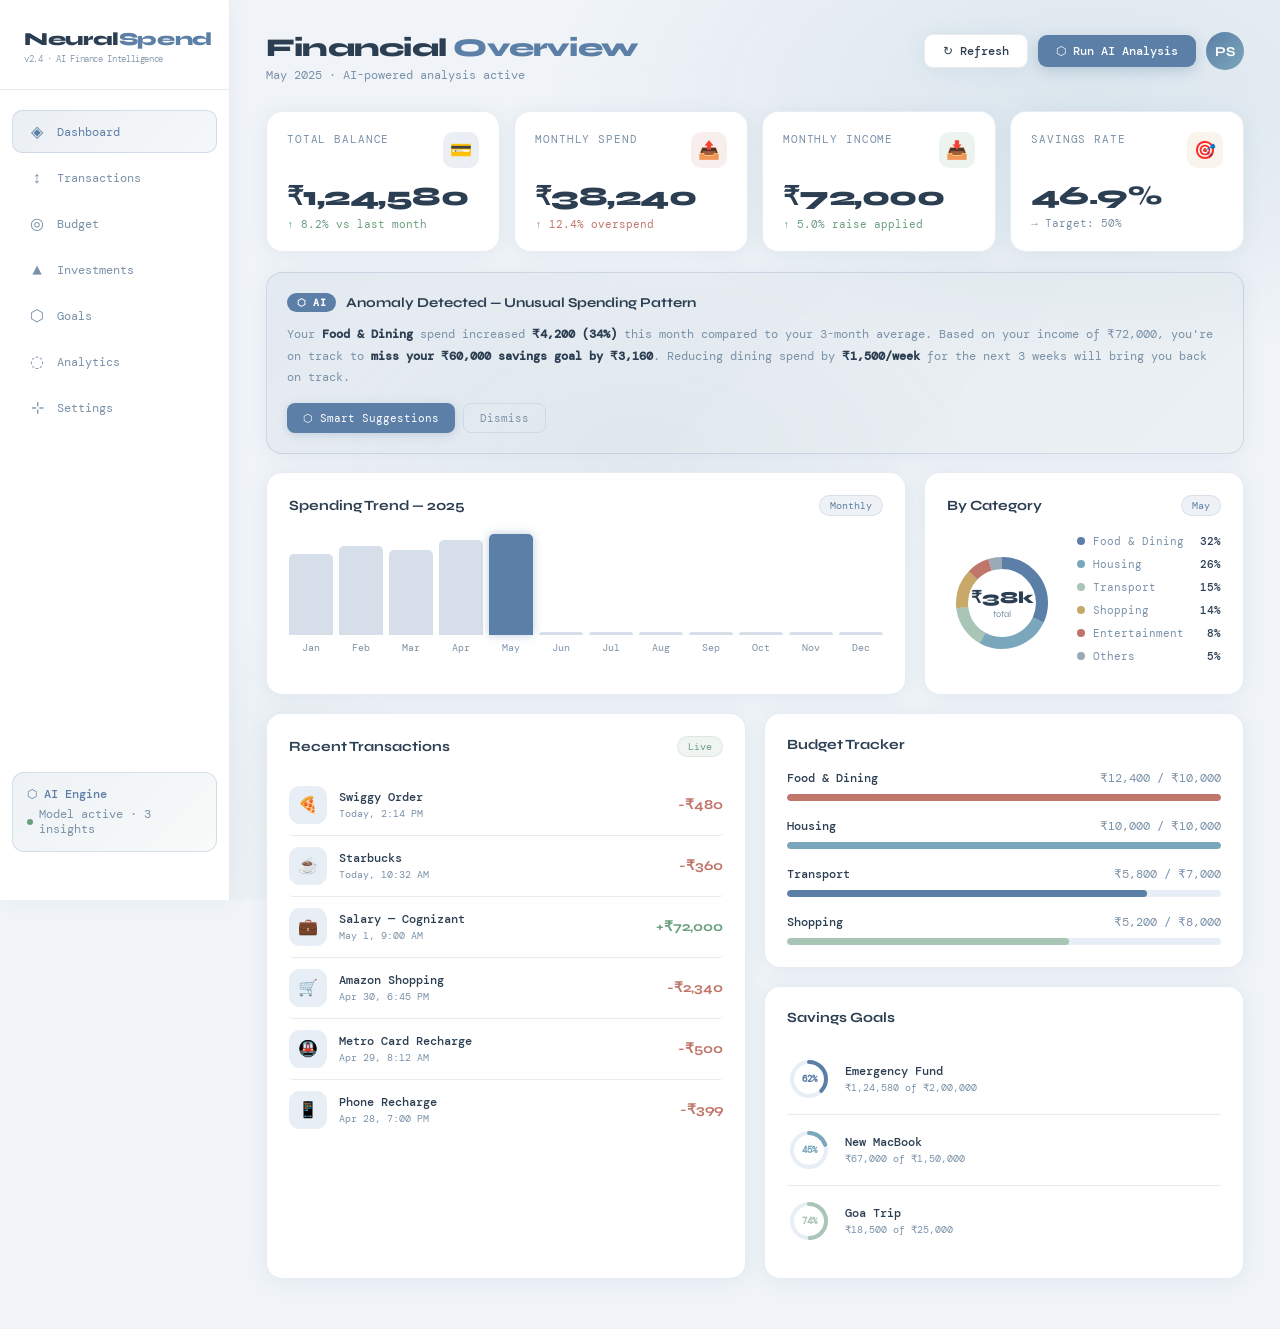
<file: index.html>
<!DOCTYPE html>
<html lang="en">
<head>
<meta charset="UTF-8">
<meta name="viewport" content="width=device-width, initial-scale=1.0">
<title>NeuralSpend — AI Finance Intelligence</title>
<link href="https://fonts.googleapis.com/css2?family=Syne:wght@400;600;700;800&family=DM+Mono:wght@300;400;500&display=swap" rel="stylesheet">
<style>
/* ── CSS Variables — Soothing Palette ── */
:root {
  --bg: #f0f4f8;
  --surface: #ffffff;
  --surface2: #e8eef5;
  --surface3: #dde6f0;
  --border: rgba(100,130,170,0.15);
  --accent: #5b7fa6;
  --accent2: #7ba7bc;
  --accent3: #a8c5b5;
  --red: #c0756a;
  --green: #6a9f7e;
  --amber: #c8a96a;
  --text: #2c3e52;
  --muted: #7a91a8;
  --glow: rgba(91,127,166,0.12);
  --shadow: 0 2px 20px rgba(91,127,166,0.1);
  --shadow-lg: 0 8px 40px rgba(91,127,166,0.15);
}

* { margin:0; padding:0; box-sizing:border-box; }

body {
  background: var(--bg);
  color: var(--text);
  font-family: 'DM Mono', monospace;
  min-height: 100vh;
  overflow-x: hidden;
}

body::before {
  content:'';
  position:fixed; inset:0; z-index:0;
  background:
    radial-gradient(ellipse 70% 50% at 85% 10%, rgba(123,167,188,0.18) 0%, transparent 60%),
    radial-gradient(ellipse 50% 40% at 5% 90%, rgba(168,197,181,0.15) 0%, transparent 60%),
    radial-gradient(ellipse 40% 30% at 50% 50%, rgba(91,127,166,0.05) 0%, transparent 70%);
  pointer-events:none;
}

::-webkit-scrollbar { width:4px; }
::-webkit-scrollbar-track { background:var(--bg); }
::-webkit-scrollbar-thumb { background:var(--accent2); border-radius:2px; }

/* ── Layout ── */
.app { display:grid; grid-template-columns:230px 1fr; min-height:100vh; position:relative; z-index:1; }

/* ── Sidebar ── */
.sidebar {
  background: var(--surface);
  border-right: 1px solid var(--border);
  padding: 28px 0;
  display:flex; flex-direction:column;
  position: sticky; top:0; height:100vh;
  box-shadow: 2px 0 20px rgba(91,127,166,0.06);
}

.logo {
  padding: 0 24px 24px;
  border-bottom: 1px solid var(--border);
  font-family:'Syne',sans-serif;
  font-weight:800; font-size:1.15rem;
  letter-spacing:-0.02em;
  color: var(--text);
}
.logo span { color:var(--accent); }
.logo sub { font-size:0.55rem; color:var(--muted); display:block; font-family:'DM Mono',monospace; font-weight:300; margin-top:3px; }

.nav { padding:20px 12px; flex:1; }
.nav-item {
  display:flex; align-items:center; gap:10px;
  padding:10px 14px; border-radius:10px;
  cursor:pointer; font-size:0.78rem; color:var(--muted);
  transition:all 0.2s; margin-bottom:3px;
  border: 1px solid transparent;
  user-select:none;
}
.nav-item:hover { background:var(--surface2); color:var(--text); transform:translateX(2px); }
.nav-item.active { background:linear-gradient(135deg, rgba(91,127,166,0.12), rgba(123,167,188,0.08)); color:var(--accent); border-color:rgba(91,127,166,0.2); }
.nav-icon { font-size:1rem; width:20px; text-align:center; }

.ai-badge {
  margin: 0 12px 20px;
  background: linear-gradient(135deg, rgba(91,127,166,0.1), rgba(168,197,181,0.08));
  border: 1px solid rgba(91,127,166,0.2);
  border-radius:12px; padding:14px;
  font-size:0.72rem;
}
.ai-badge .label { color:var(--accent); font-weight:500; margin-bottom:5px; }
.ai-badge .status { color:var(--muted); display:flex; align-items:center; gap:6px; }
.pulse { width:6px; height:6px; border-radius:50%; background:var(--green); animation:pulse 2s infinite; flex-shrink:0; }
@keyframes pulse { 0%,100%{opacity:1;transform:scale(1)} 50%{opacity:0.5;transform:scale(1.3)} }

/* ── Tab Content ── */
.tab-content { display:none; }
.tab-content.active { display:block; }

/* ── Main ── */
.main { padding:32px 36px; overflow-y:auto; }

/* ── Header ── */
.topbar { display:flex; justify-content:space-between; align-items:flex-start; margin-bottom:28px; }
.page-title { font-family:'Syne',sans-serif; font-size:1.6rem; font-weight:800; letter-spacing:-0.03em; color:var(--text); }
.page-title span { color:var(--accent); }
.page-sub { color:var(--muted); font-size:0.75rem; margin-top:4px; }
.topbar-right { display:flex; gap:10px; align-items:center; }

.avatar {
  width:38px; height:38px; border-radius:50%;
  background: linear-gradient(135deg, var(--accent), var(--accent2));
  display:flex; align-items:center; justify-content:center;
  font-family:'Syne',sans-serif; font-weight:700; font-size:0.85rem; color:#fff;
  cursor:pointer;
}

.btn {
  padding:8px 18px; border-radius:9px; font-size:0.75rem;
  cursor:pointer; font-family:'DM Mono',monospace; font-weight:500;
  border:none; transition:all 0.2s;
}
.btn-ghost {
  background:var(--surface); color:var(--text);
  border:1px solid var(--border);
  box-shadow: var(--shadow);
}
.btn-ghost:hover { border-color:var(--accent); color:var(--accent); transform:translateY(-1px); }
.btn-primary { background:var(--accent); color:#fff; box-shadow:0 4px 14px rgba(91,127,166,0.3); }
.btn-primary:hover { background:#4a6d93; transform:translateY(-1px); box-shadow:0 6px 20px rgba(91,127,166,0.4); }
.btn-sm { padding:5px 12px; font-size:0.68rem; }

/* ── KPI Cards ── */
.kpi-grid { display:grid; grid-template-columns:repeat(4,1fr); gap:14px; margin-bottom:20px; }
.kpi {
  background:var(--surface); border:1px solid var(--border);
  border-radius:16px; padding:20px;
  transition:all 0.3s; cursor:default;
  animation: fadeUp 0.5s both;
  box-shadow: var(--shadow);
}
.kpi:nth-child(1){animation-delay:0.05s}
.kpi:nth-child(2){animation-delay:0.1s}
.kpi:nth-child(3){animation-delay:0.15s}
.kpi:nth-child(4){animation-delay:0.2s}
@keyframes fadeUp { from{opacity:0;transform:translateY(16px)} to{opacity:1;transform:translateY(0)} }
.kpi:hover { border-color:rgba(91,127,166,0.25); transform:translateY(-3px); box-shadow:var(--shadow-lg); }
.kpi-top { display:flex; justify-content:space-between; align-items:flex-start; margin-bottom:12px; }
.kpi-label { font-size:0.68rem; color:var(--muted); text-transform:uppercase; letter-spacing:0.08em; }
.kpi-icon { width:36px; height:36px; border-radius:10px; display:flex; align-items:center; justify-content:center; font-size:1.1rem; }
.kpi-icon.blue { background:rgba(91,127,166,0.12); }
.kpi-icon.red { background:rgba(192,117,106,0.12); }
.kpi-icon.green { background:rgba(106,159,126,0.12); }
.kpi-icon.amber { background:rgba(200,169,106,0.12); }
.kpi-value { font-family:'Syne',sans-serif; font-size:1.65rem; font-weight:800; letter-spacing:-0.02em; }
.kpi-delta { font-size:0.68rem; margin-top:5px; display:flex; align-items:center; gap:4px; }
.up { color:var(--green); }
.down { color:var(--red); }
.neutral { color:var(--muted); }

/* ── Grid ── */
.grid-2 { display:grid; grid-template-columns:1fr 1fr; gap:18px; margin-bottom:18px; }
.grid-3 { display:grid; grid-template-columns:2fr 1fr; gap:18px; margin-bottom:18px; }

/* ── Cards ── */
.card {
  background:var(--surface); border:1px solid var(--border);
  border-radius:16px; padding:22px;
  animation: fadeUp 0.5s both;
  box-shadow: var(--shadow);
  transition: box-shadow 0.3s;
}
.card:hover { box-shadow: var(--shadow-lg); }
.card-title {
  font-family:'Syne',sans-serif; font-size:0.88rem; font-weight:700;
  margin-bottom:18px; display:flex; justify-content:space-between; align-items:center;
  color: var(--text);
}
.tag {
  font-family:'DM Mono',monospace; font-size:0.65rem; font-weight:400;
  padding:3px 10px; border-radius:20px;
  background:rgba(91,127,166,0.1); color:var(--accent); border:1px solid rgba(91,127,166,0.15);
}
.tag.green { background:rgba(106,159,126,0.1); color:var(--green); border-color:rgba(106,159,126,0.15); }
.tag.amber { background:rgba(200,169,106,0.1); color:var(--amber); border-color:rgba(200,169,106,0.15); }

/* ── Bar Chart ── */
.chart-bars { display:flex; align-items:flex-end; gap:6px; height:120px; }
.bar-wrap { flex:1; display:flex; flex-direction:column; align-items:center; gap:6px; height:100%; justify-content:flex-end; }
.bar {
  width:100%; border-radius:5px 5px 0 0;
  transition: height 1s cubic-bezier(0.34,1.56,0.64,1);
  position:relative; cursor:pointer;
  min-height: 3px;
}
.bar:hover { filter:brightness(1.1); }
.bar:hover::after {
  content:attr(data-val);
  position:absolute; top:-28px; left:50%; transform:translateX(-50%);
  background:var(--text); color:#fff;
  padding:3px 8px; border-radius:5px; font-size:0.62rem; white-space:nowrap;
  font-family:'DM Mono',monospace;
}
.bar-label { font-size:0.6rem; color:var(--muted); }

/* ── Donut ── */
.donut-wrap { display:flex; align-items:center; gap:20px; }
.donut { position:relative; width:110px; height:110px; flex-shrink:0; }
.donut svg { transform:rotate(-90deg); }
.donut-center {
  position:absolute; inset:0; display:flex; flex-direction:column; align-items:center; justify-content:center;
  font-family:'Syne',sans-serif;
}
.donut-center .dv { font-size:1.05rem; font-weight:800; color:var(--text); }
.donut-center .dl { font-size:0.58rem; color:var(--muted); }
.donut-legend { flex:1; }
.legend-item { display:flex; align-items:center; gap:8px; margin-bottom:9px; font-size:0.7rem; cursor:pointer; transition:opacity 0.2s; }
.legend-item:hover { opacity:0.8; }
.legend-dot { width:8px; height:8px; border-radius:50%; flex-shrink:0; }
.legend-label { color:var(--muted); flex:1; }
.legend-val { color:var(--text); font-weight:500; }

/* ── Transactions ── */
.txn { display:flex; align-items:center; gap:12px; padding:11px 0; border-bottom:1px solid var(--border); cursor:pointer; transition:all 0.2s; border-radius:4px; }
.txn:last-child { border-bottom:none; }
.txn:hover { background:var(--surface2); padding-left:8px; padding-right:8px; margin:0 -8px; border-radius:10px; border-bottom-color:transparent; }
.txn-icon { width:38px; height:38px; border-radius:11px; display:flex; align-items:center; justify-content:center; font-size:1rem; flex-shrink:0; background:var(--surface2); }
.txn-info { flex:1; }
.txn-name { font-size:0.78rem; font-weight:500; color:var(--text); }
.txn-date { font-size:0.63rem; color:var(--muted); margin-top:2px; }
.txn-amount { font-family:'Syne',sans-serif; font-size:0.85rem; font-weight:700; }

/* ── AI Insight ── */
.ai-insight {
  background: linear-gradient(135deg, rgba(91,127,166,0.08), rgba(168,197,181,0.06));
  border: 1px solid rgba(91,127,166,0.2);
  border-radius:16px; padding:20px; margin-bottom:18px;
  animation: fadeUp 0.5s 0.3s both;
  box-shadow: var(--shadow);
}
.ai-header { display:flex; align-items:center; gap:10px; margin-bottom:12px; }
.ai-chip { background:var(--accent); color:#fff; font-size:0.63rem; padding:3px 10px; border-radius:20px; font-weight:600; letter-spacing:0.05em; }
.ai-title { font-family:'Syne',sans-serif; font-size:0.85rem; font-weight:700; color:var(--text); }
.ai-text { font-size:0.75rem; color:var(--muted); line-height:1.8; }
.ai-text strong { color:var(--text); }
.ai-actions { display:flex; gap:8px; margin-top:14px; flex-wrap:wrap; }
.ai-btn {
  padding:7px 16px; border-radius:8px; font-size:0.7rem; cursor:pointer;
  font-family:'DM Mono',monospace; transition:all 0.2s; border:none;
}
.ai-btn-p { background:var(--accent); color:#fff; box-shadow:0 2px 10px rgba(91,127,166,0.25); }
.ai-btn-p:hover { background:#4a6d93; transform:translateY(-1px); }
.ai-btn-s { background:transparent; color:var(--muted); border:1px solid var(--border); }
.ai-btn-s:hover { color:var(--text); border-color:var(--accent); }

/* ── Budget ── */
.budget-item { margin-bottom:18px; }
.budget-item:last-child { margin-bottom:0; }
.budget-header { display:flex; justify-content:space-between; font-size:0.72rem; margin-bottom:8px; }
.budget-cat { color:var(--text); font-weight:500; }
.budget-nums { color:var(--muted); }
.budget-track { height:7px; background:var(--surface2); border-radius:4px; overflow:hidden; }
.budget-fill { height:100%; border-radius:4px; transition:width 1.2s cubic-bezier(0.34,1.56,0.64,1); }

/* ── Goals ── */
.goal { display:flex; align-items:center; gap:14px; padding:13px 0; border-bottom:1px solid var(--border); cursor:pointer; transition:all 0.2s; }
.goal:last-child { border-bottom:none; }
.goal:hover { opacity:0.85; }
.goal-ring { position:relative; width:44px; height:44px; flex-shrink:0; }
.goal-ring svg { transform:rotate(-90deg); }
.goal-pct { position:absolute; inset:0; display:flex; align-items:center; justify-content:center; font-size:0.58rem; font-weight:600; }
.goal-info { flex:1; }
.goal-name { font-size:0.75rem; font-weight:500; color:var(--text); }
.goal-sub { font-size:0.63rem; color:var(--muted); margin-top:2px; }

/* ── Transactions Tab ── */
.txn-filters { display:flex; gap:8px; margin-bottom:18px; flex-wrap:wrap; }
.filter-btn { padding:6px 14px; border-radius:20px; font-size:0.7rem; cursor:pointer; border:1px solid var(--border); background:var(--surface); color:var(--muted); font-family:'DM Mono',monospace; transition:all 0.2s; }
.filter-btn:hover { border-color:var(--accent); color:var(--accent); }
.filter-btn.active { background:var(--accent); color:#fff; border-color:var(--accent); }
.txn-full { display:flex; align-items:center; gap:12px; padding:13px 14px; border-radius:12px; cursor:pointer; transition:all 0.2s; border:1px solid transparent; margin-bottom:6px; }
.txn-full:hover { background:var(--surface2); border-color:var(--border); }
.txn-full .txn-icon { background:var(--surface2); }

/* ── Budget Tab ── */
.budget-summary { display:grid; grid-template-columns:repeat(3,1fr); gap:12px; margin-bottom:20px; }
.bsum-card { background:var(--surface2); border-radius:12px; padding:16px; text-align:center; }
.bsum-val { font-family:'Syne',sans-serif; font-size:1.3rem; font-weight:800; }
.bsum-label { font-size:0.65rem; color:var(--muted); margin-top:4px; }
.budget-full-item { background:var(--surface2); border-radius:12px; padding:16px; margin-bottom:12px; }

/* ── Settings Tab ── */
.settings-section { margin-bottom:28px; }
.settings-title { font-family:'Syne',sans-serif; font-size:0.85rem; font-weight:700; margin-bottom:14px; color:var(--text); padding-bottom:8px; border-bottom:1px solid var(--border); }
.settings-row { display:flex; justify-content:space-between; align-items:center; padding:12px 0; border-bottom:1px solid var(--border); }
.settings-row:last-child { border-bottom:none; }
.settings-label { font-size:0.78rem; color:var(--text); }
.settings-sub { font-size:0.65rem; color:var(--muted); margin-top:2px; }
.toggle { width:40px; height:22px; background:var(--surface3); border-radius:11px; cursor:pointer; position:relative; transition:background 0.3s; border:none; flex-shrink:0; }
.toggle.on { background:var(--accent); }
.toggle::after { content:''; position:absolute; top:3px; left:3px; width:16px; height:16px; border-radius:50%; background:#fff; transition:transform 0.3s; box-shadow:0 1px 4px rgba(0,0,0,0.2); }
.toggle.on::after { transform:translateX(18px); }

/* ── Analytics Tab ── */
.analytics-grid { display:grid; grid-template-columns:1fr 1fr; gap:16px; }
.stat-card { background:var(--surface2); border-radius:12px; padding:18px; }
.stat-title { font-size:0.7rem; color:var(--muted); margin-bottom:8px; text-transform:uppercase; letter-spacing:0.07em; }
.stat-val { font-family:'Syne',sans-serif; font-size:1.4rem; font-weight:800; color:var(--text); }
.stat-sub { font-size:0.68rem; color:var(--muted); margin-top:4px; }

/* ── Investments Tab ── */
.inv-item { display:flex; align-items:center; gap:14px; padding:14px; border-radius:12px; background:var(--surface2); margin-bottom:10px; cursor:pointer; transition:all 0.2s; }
.inv-item:hover { background:var(--surface3); transform:translateX(3px); }
.inv-icon { width:42px; height:42px; border-radius:12px; display:flex; align-items:center; justify-content:center; font-size:1.2rem; background:var(--surface); }
.inv-info { flex:1; }
.inv-name { font-size:0.8rem; font-weight:500; color:var(--text); }
.inv-sub { font-size:0.65rem; color:var(--muted); margin-top:2px; }
.inv-right { text-align:right; }
.inv-val { font-family:'Syne',sans-serif; font-size:0.9rem; font-weight:700; color:var(--text); }
.inv-change { font-size:0.65rem; margin-top:2px; }

/* ── Modal ── */
.modal-overlay { position:fixed; inset:0; background:rgba(44,62,82,0.4); z-index:100; display:flex; align-items:center; justify-content:center; opacity:0; pointer-events:none; transition:opacity 0.3s; backdrop-filter:blur(4px); }
.modal-overlay.open { opacity:1; pointer-events:all; }
.modal { background:var(--surface); border-radius:18px; padding:28px; max-width:420px; width:90%; box-shadow:var(--shadow-lg); transform:translateY(20px); transition:transform 0.3s; border:1px solid var(--border); }
.modal-overlay.open .modal { transform:translateY(0); }
.modal-title { font-family:'Syne',sans-serif; font-size:1rem; font-weight:800; margin-bottom:16px; color:var(--text); }
.modal-body { font-size:0.77rem; color:var(--muted); line-height:1.8; }
.modal-body strong { color:var(--text); }
.modal-close { margin-top:18px; width:100%; padding:10px; border-radius:9px; background:var(--accent); color:#fff; border:none; font-family:'DM Mono',monospace; font-size:0.75rem; cursor:pointer; transition:all 0.2s; }
.modal-close:hover { background:#4a6d93; }

/* ── Responsive ── */
@media(max-width:900px) {
  .app { grid-template-columns:1fr; }
  .sidebar { display:none; }
  .kpi-grid { grid-template-columns:repeat(2,1fr); }
  .grid-2, .grid-3 { grid-template-columns:1fr; }
  .analytics-grid { grid-template-columns:1fr; }
  .budget-summary { grid-template-columns:1fr 1fr; }
}
</style>
</head>
<body>
<div class="app">

  <!-- Sidebar -->
  <aside class="sidebar">
    <div class="logo">
      Neural<span>Spend</span>
      <sub>v2.4 · AI Finance Intelligence</sub>
    </div>
    <nav class="nav">
      <div class="nav-item active" onclick="showTab('dashboard',this)"><span class="nav-icon">◈</span> Dashboard</div>
      <div class="nav-item" onclick="showTab('transactions',this)"><span class="nav-icon">↕</span> Transactions</div>
      <div class="nav-item" onclick="showTab('budget',this)"><span class="nav-icon">◎</span> Budget</div>
      <div class="nav-item" onclick="showTab('investments',this)"><span class="nav-icon">▲</span> Investments</div>
      <div class="nav-item" onclick="showTab('goals',this)"><span class="nav-icon">⬡</span> Goals</div>
      <div class="nav-item" onclick="showTab('analytics',this)"><span class="nav-icon">◌</span> Analytics</div>
      <div class="nav-item" onclick="showTab('settings',this)"><span class="nav-icon">⊹</span> Settings</div>
    </nav>
    <div class="ai-badge">
      <div class="label">⬡ AI Engine</div>
      <div class="status"><div class="pulse"></div>Model active · 3 insights</div>
    </div>
  </aside>

  <!-- Main -->
  <main class="main">

    <!-- ── DASHBOARD TAB ── -->
    <div class="tab-content active" id="tab-dashboard">
      <div class="topbar">
        <div>
          <div class="page-title">Financial <span>Overview</span></div>
          <div class="page-sub">May 2025 · AI-powered analysis active</div>
        </div>
        <div class="topbar-right">
          <button class="btn btn-ghost" onclick="refreshData(this)">↻ Refresh</button>
          <button class="btn btn-primary" onclick="runAI()">⬡ Run AI Analysis</button>
          <div class="avatar" title="Prisha Bhatia">PS</div>
        </div>
      </div>

      <div class="kpi-grid">
        <div class="kpi">
          <div class="kpi-top">
            <div class="kpi-label">Total Balance</div>
            <div class="kpi-icon blue">💳</div>
          </div>
          <div class="kpi-value" id="kv1">₹1,24,580</div>
          <div class="kpi-delta up">↑ 8.2% vs last month</div>
        </div>
        <div class="kpi">
          <div class="kpi-top">
            <div class="kpi-label">Monthly Spend</div>
            <div class="kpi-icon red">📤</div>
          </div>
          <div class="kpi-value" id="kv2">₹38,240</div>
          <div class="kpi-delta down">↑ 12.4% overspend</div>
        </div>
        <div class="kpi">
          <div class="kpi-top">
            <div class="kpi-label">Monthly Income</div>
            <div class="kpi-icon green">📥</div>
          </div>
          <div class="kpi-value" id="kv3">₹72,000</div>
          <div class="kpi-delta up">↑ 5.0% raise applied</div>
        </div>
        <div class="kpi">
          <div class="kpi-top">
            <div class="kpi-label">Savings Rate</div>
            <div class="kpi-icon amber">🎯</div>
          </div>
          <div class="kpi-value" id="kv4">46.9%</div>
          <div class="kpi-delta neutral">→ Target: 50%</div>
        </div>
      </div>

      <div class="ai-insight">
        <div class="ai-header">
          <span class="ai-chip">⬡ AI</span>
          <span class="ai-title">Anomaly Detected — Unusual Spending Pattern</span>
        </div>
        <div class="ai-text" id="ai-msg">
          Your <strong>Food &amp; Dining</strong> spend increased <strong>₹4,200 (34%)</strong> this month compared to your 3-month average.
          Based on your income of ₹72,000, you're on track to <strong>miss your ₹60,000 savings goal by ₹3,160</strong>.
          Reducing dining spend by <strong>₹1,500/week</strong> for the next 3 weeks will bring you back on track.
        </div>
        <div class="ai-actions">
          <button class="ai-btn ai-btn-p" onclick="smartSuggest(this)">⬡ Smart Suggestions</button>
          <button class="ai-btn ai-btn-s" onclick="dismissAI(this)">Dismiss</button>
        </div>
      </div>

      <div class="grid-3">
        <div class="card" style="animation-delay:0.25s">
          <div class="card-title">Spending Trend — 2025 <span class="tag">Monthly</span></div>
          <div class="chart-bars" id="trend-chart"></div>
        </div>
        <div class="card" style="animation-delay:0.3s">
          <div class="card-title">By Category <span class="tag">May</span></div>
          <div class="donut-wrap">
            <div class="donut">
              <svg width="110" height="110" viewBox="0 0 110 110">
                <circle cx="55" cy="55" r="40" fill="none" stroke="var(--surface2)" stroke-width="12"/>
                <g id="donut-segs"></g>
              </svg>
              <div class="donut-center">
                <div class="dv">₹38k</div>
                <div class="dl">total</div>
              </div>
            </div>
            <div class="donut-legend" id="donut-legend"></div>
          </div>
        </div>
      </div>

      <div class="grid-2">
        <div class="card" style="animation-delay:0.35s">
          <div class="card-title">Recent Transactions <span class="tag green">Live</span></div>
          <div id="txn-list"></div>
        </div>
        <div>
          <div class="card" style="margin-bottom:18px; animation-delay:0.4s">
            <div class="card-title">Budget Tracker</div>
            <div id="budget-list"></div>
          </div>
          <div class="card" style="animation-delay:0.45s">
            <div class="card-title">Savings Goals</div>
            <div id="goals-list"></div>
          </div>
        </div>
      </div>
    </div>

    <!-- ── TRANSACTIONS TAB ── -->
    <div class="tab-content" id="tab-transactions">
      <div class="topbar">
        <div>
          <div class="page-title">All <span>Transactions</span></div>
          <div class="page-sub">May 2025 · 6 transactions</div>
        </div>
        <div class="topbar-right">
          <button class="btn btn-ghost btn-sm">↓ Export</button>
          <button class="btn btn-primary btn-sm">+ Add New</button>
        </div>
      </div>
      <div class="card">
        <div class="txn-filters">
          <button class="filter-btn active" onclick="filterTxn('all',this)">All</button>
          <button class="filter-btn" onclick="filterTxn('income',this)">Income</button>
          <button class="filter-btn" onclick="filterTxn('expense',this)">Expenses</button>
          <button class="filter-btn" onclick="filterTxn('food',this)">Food</button>
          <button class="filter-btn" onclick="filterTxn('shopping',this)">Shopping</button>
        </div>
        <div id="txn-full-list"></div>
      </div>
    </div>

    <!-- ── BUDGET TAB ── -->
    <div class="tab-content" id="tab-budget">
      <div class="topbar">
        <div>
          <div class="page-title">Budget <span>Tracker</span></div>
          <div class="page-sub">May 2025 · Monthly limits</div>
        </div>
        <div class="topbar-right">
          <button class="btn btn-primary btn-sm">+ Set Budget</button>
        </div>
      </div>
      <div class="budget-summary">
        <div class="bsum-card">
          <div class="bsum-val" style="color:var(--red)">₹38,240</div>
          <div class="bsum-label">Total Spent</div>
        </div>
        <div class="bsum-card">
          <div class="bsum-val" style="color:var(--text)">₹35,000</div>
          <div class="bsum-label">Total Budget</div>
        </div>
        <div class="bsum-card">
          <div class="bsum-val" style="color:var(--amber)">-₹3,240</div>
          <div class="bsum-label">Over Budget</div>
        </div>
      </div>
      <div id="budget-full-list"></div>
    </div>

    <!-- ── INVESTMENTS TAB ── -->
    <div class="tab-content" id="tab-investments">
      <div class="topbar">
        <div>
          <div class="page-title"><span>Investments</span></div>
          <div class="page-sub">Portfolio · Updated today</div>
        </div>
        <div class="topbar-right">
          <button class="btn btn-primary btn-sm">+ Add Investment</button>
        </div>
      </div>
      <div class="grid-2" style="margin-bottom:18px">
        <div class="card">
          <div class="kpi-label" style="margin-bottom:8px">Total Portfolio Value</div>
          <div class="kpi-value" style="font-family:'Syne',sans-serif;font-size:2rem;font-weight:800">₹2,84,500</div>
          <div class="kpi-delta up" style="margin-top:6px">↑ 14.2% all time</div>
        </div>
        <div class="card">
          <div class="kpi-label" style="margin-bottom:8px">Monthly Returns</div>
          <div class="kpi-value" style="font-family:'Syne',sans-serif;font-size:2rem;font-weight:800;color:var(--green)">+₹3,420</div>
          <div class="kpi-delta up" style="margin-top:6px">↑ 1.2% this month</div>
        </div>
      </div>
      <div class="card">
        <div class="card-title">Holdings <span class="tag">4 assets</span></div>
        <div id="inv-list"></div>
      </div>
    </div>

    <!-- ── GOALS TAB ── -->
    <div class="tab-content" id="tab-goals">
      <div class="topbar">
        <div>
          <div class="page-title">Savings <span>Goals</span></div>
          <div class="page-sub">3 active goals</div>
        </div>
        <div class="topbar-right">
          <button class="btn btn-primary btn-sm">+ New Goal</button>
        </div>
      </div>
      <div class="grid-2">
        <div id="goals-full-list"></div>
        <div class="card">
          <div class="card-title">AI Goal Insights</div>
          <div style="font-size:0.75rem;color:var(--muted);line-height:1.9">
            <p style="margin-bottom:12px">🎯 At your current savings rate of <strong style="color:var(--text)">46.9%</strong>, your Emergency Fund will be complete in <strong style="color:var(--accent)">4.1 months</strong>.</p>
            <p style="margin-bottom:12px">💻 MacBook goal needs <strong style="color:var(--text)">₹83,000</strong> more. Contributing <strong style="color:var(--accent)">₹10,000/month</strong> gets you there in 8.3 months.</p>
            <p>🏖️ Goa Trip is <strong style="color:var(--green)">74% complete</strong>! Just <strong style="color:var(--text)">₹6,500</strong> more needed — you're almost there!</p>
          </div>
        </div>
      </div>
    </div>

    <!-- ── ANALYTICS TAB ── -->
    <div class="tab-content" id="tab-analytics">
      <div class="topbar">
        <div>
          <div class="page-title">Spend <span>Analytics</span></div>
          <div class="page-sub">2025 · Year overview</div>
        </div>
      </div>
      <div class="analytics-grid" style="margin-bottom:18px">
        <div class="stat-card">
          <div class="stat-title">Avg Monthly Spend</div>
          <div class="stat-val">₹32,148</div>
          <div class="stat-sub up">↑ 8% vs last year</div>
        </div>
        <div class="stat-card">
          <div class="stat-title">Highest Spend Month</div>
          <div class="stat-val">May</div>
          <div class="stat-sub" style="color:var(--muted)">₹38,240 total</div>
        </div>
        <div class="stat-card">
          <div class="stat-title">Total Saved (2025)</div>
          <div class="stat-val" style="color:var(--green)">₹1,24,580</div>
          <div class="stat-sub up">↑ On track for goal</div>
        </div>
        <div class="stat-card">
          <div class="stat-title">Top Spend Category</div>
          <div class="stat-val">Food</div>
          <div class="stat-sub" style="color:var(--muted)">32% of monthly spend</div>
        </div>
      </div>
      <div class="card">
        <div class="card-title">Yearly Spending Trend <span class="tag">2025</span></div>
        <div class="chart-bars" id="analytics-chart" style="height:150px"></div>
      </div>
    </div>

    <!-- ── SETTINGS TAB ── -->
    <div class="tab-content" id="tab-settings">
      <div class="topbar">
        <div>
          <div class="page-title">App <span>Settings</span></div>
          <div class="page-sub">Preferences &amp; account</div>
        </div>
      </div>
      <div class="card">
        <div class="settings-section">
          <div class="settings-title">Notifications</div>
          <div class="settings-row">
            <div>
              <div class="settings-label">AI Spending Alerts</div>
              <div class="settings-sub">Get notified when AI detects anomalies</div>
            </div>
            <button class="toggle on" onclick="this.classList.toggle('on')"></button>
          </div>
          <div class="settings-row">
            <div>
              <div class="settings-label">Weekly Summary</div>
              <div class="settings-sub">Receive weekly finance recap</div>
            </div>
            <button class="toggle on" onclick="this.classList.toggle('on')"></button>
          </div>
          <div class="settings-row">
            <div>
              <div class="settings-label">Goal Milestones</div>
              <div class="settings-sub">Celebrate when you hit savings targets</div>
            </div>
            <button class="toggle" onclick="this.classList.toggle('on')"></button>
          </div>
        </div>
        <div class="settings-section">
          <div class="settings-title">Preferences</div>
          <div class="settings-row">
            <div>
              <div class="settings-label">Currency</div>
              <div class="settings-sub">Indian Rupee (₹ INR)</div>
            </div>
            <button class="btn btn-ghost btn-sm">Change</button>
          </div>
          <div class="settings-row">
            <div>
              <div class="settings-label">AI Model</div>
              <div class="settings-sub">NeuralSpend v2.4 · Active</div>
            </div>
            <button class="btn btn-ghost btn-sm">Update</button>
          </div>
        </div>
        <div class="settings-section">
          <div class="settings-title">Account</div>
          <div class="settings-row">
            <div>
              <div class="settings-label">Prisha Bhatia</div>
              <div class="settings-sub">B.Tech CSE (AI & ML) · VIT Bhopal</div>
            </div>
            <button class="btn btn-ghost btn-sm">Edit</button>
          </div>
        </div>
      </div>
    </div>

  </main>
</div>

<!-- Modal -->
<div class="modal-overlay" id="modal" onclick="closeModal(event)">
  <div class="modal">
    <div class="modal-title" id="modal-title">Transaction Detail</div>
    <div class="modal-body" id="modal-body"></div>
    <button class="modal-close" onclick="closeModal()">Close</button>
  </div>
</div>

<script>
// ── Data ──────────────────────────────────────────────────────────────────
const months = ['Jan','Feb','Mar','Apr','May','Jun','Jul','Aug','Sep','Oct','Nov','Dec'];
const spendData = [28400, 31200, 29800, 33100, 38240, 0, 0, 0, 0, 0, 0, 0];
const maxSpend = 42000;

const categories = [
  { name:'Food & Dining',  val:12400, color:'#5b7fa6', pct:32 },
  { name:'Housing',        val:10000, color:'#7ba7bc', pct:26 },
  { name:'Transport',      val:5800,  color:'#a8c5b5', pct:15 },
  { name:'Shopping',       val:5200,  color:'#c8a96a', pct:14 },
  { name:'Entertainment',  val:2900,  color:'#c0756a', pct:8  },
  { name:'Others',         val:1940,  color:'#9ba8b5', pct:5  },
];

const transactions = [
  { icon:'🍕', name:'Swiggy Order',        date:'Today, 2:14 PM',    amount:'-₹480',    neg:true,  cat:'food'     },
  { icon:'☕', name:'Starbucks',           date:'Today, 10:32 AM',   amount:'-₹360',    neg:true,  cat:'food'     },
  { icon:'💼', name:'Salary — Cognizant',  date:'May 1, 9:00 AM',    amount:'+₹72,000', neg:false, cat:'income'   },
  { icon:'🛒', name:'Amazon Shopping',     date:'Apr 30, 6:45 PM',   amount:'-₹2,340',  neg:true,  cat:'shopping' },
  { icon:'🚇', name:'Metro Card Recharge', date:'Apr 29, 8:12 AM',   amount:'-₹500',    neg:true,  cat:'expense'  },
  { icon:'📱', name:'Phone Recharge',      date:'Apr 28, 7:00 PM',   amount:'-₹399',    neg:true,  cat:'expense'  },
];

const budgets = [
  { cat:'Food & Dining', spent:12400, limit:10000, color:'#c0756a' },
  { cat:'Housing',       spent:10000, limit:10000, color:'#7ba7bc' },
  { cat:'Transport',     spent:5800,  limit:7000,  color:'#5b7fa6' },
  { cat:'Shopping',      spent:5200,  limit:8000,  color:'#a8c5b5' },
];

const goals = [
  { name:'Emergency Fund', target:200000, saved:124580, color:'#5b7fa6' },
  { name:'New MacBook',    target:150000, saved:67000,  color:'#7ba7bc' },
  { name:'Goa Trip',       target:25000,  saved:18500,  color:'#a8c5b5' },
];

const investments = [
  { icon:'📈', name:'Nifty 50 Index Fund', sub:'SIP · ₹5,000/month', val:'₹1,24,500', change:'+18.4%', pos:true },
  { icon:'🏦', name:'PPF Account',         sub:'Fixed · 7.1% p.a.',   val:'₹84,000',  change:'+7.1%',  pos:true },
  { icon:'💎', name:'US Tech ETF',          sub:'Lumpsum · Nasdaq',    val:'₹48,200',  change:'+22.1%', pos:true },
  { icon:'🏠', name:'REITs',               sub:'Monthly income',       val:'₹27,800',  change:'-2.3%',  pos:false},
];

// ── Tab switching ──────────────────────────────────────────────────────────
function showTab(name, el) {
  document.querySelectorAll('.tab-content').forEach(t => t.classList.remove('active'));
  document.querySelectorAll('.nav-item').forEach(n => n.classList.remove('active'));
  document.getElementById('tab-' + name).classList.add('active');
  if (el) el.classList.add('active');

  if (name === 'analytics') renderAnalyticsChart();
  if (name === 'goals') renderGoalsFull();
  if (name === 'investments') renderInvestments();
  if (name === 'budget') renderBudgetFull();
  if (name === 'transactions') renderTxnFull('all');
}

// ── Render bar chart ──────────────────────────────────────────────────────
function renderBars(containerId) {
  const el = document.getElementById(containerId || 'trend-chart');
  if (!el) return;
  el.innerHTML = '';
  spendData.forEach((v, i) => {
    const pct = v ? (v / maxSpend * 100) : 0;
    const isActive = i === 4;
    const wrap = document.createElement('div');
    wrap.className = 'bar-wrap';
    const bar = document.createElement('div');
    bar.className = 'bar';
    bar.style.height = '3px';
    bar.style.background = isActive ? '#5b7fa6' : 'rgba(91,127,166,0.25)';
    bar.dataset.val = v ? '₹' + v.toLocaleString('en-IN') : '';
    if (isActive) bar.style.boxShadow = '0 0 10px rgba(91,127,166,0.4)';
    const label = document.createElement('div');
    label.className = 'bar-label';
    label.textContent = months[i];
    wrap.appendChild(bar);
    wrap.appendChild(label);
    el.appendChild(wrap);
    if (v) setTimeout(() => { bar.style.height = pct + '%'; }, 100 + i * 60);
  });
}

// ── Render Donut ──────────────────────────────────────────────────────────
function renderDonut() {
  const r = 40, cx = 55, cy = 55;
  const circumference = 2 * Math.PI * r;
  let offset = 0;
  const segs = document.getElementById('donut-segs');
  segs.innerHTML = '';
  categories.forEach(c => {
    const dash = (c.pct / 100) * circumference;
    const gap  = circumference - dash;
    const circle = document.createElementNS('http://www.w3.org/2000/svg', 'circle');
    circle.setAttribute('cx', cx); circle.setAttribute('cy', cy); circle.setAttribute('r', r);
    circle.setAttribute('fill', 'none'); circle.setAttribute('stroke', c.color);
    circle.setAttribute('stroke-width', '12');
    circle.setAttribute('stroke-dasharray', `${dash} ${gap}`);
    circle.setAttribute('stroke-dashoffset', -offset);
    circle.style.transition = 'stroke-dasharray 1s ease';
    circle.style.cursor = 'pointer';
    circle.addEventListener('click', () => openModal(c.name, `<strong>${c.name}</strong> accounts for <strong>${c.pct}%</strong> of your May spending — totaling <strong>₹${c.val.toLocaleString('en-IN')}</strong>.`));
    segs.appendChild(circle);
    offset += dash;
  });
  const leg = document.getElementById('donut-legend');
  leg.innerHTML = '';
  categories.forEach(c => {
    leg.innerHTML += `<div class="legend-item" onclick="openModal('${c.name}','<strong>${c.name}</strong> — ₹${c.val.toLocaleString('en-IN')} (${c.pct}% of spend)')">
      <div class="legend-dot" style="background:${c.color}"></div>
      <span class="legend-label">${c.name}</span>
      <span class="legend-val">${c.pct}%</span>
    </div>`;
  });
}

// ── Render Transactions (dashboard) ──────────────────────────────────────
function renderTxns() {
  const el = document.getElementById('txn-list');
  el.innerHTML = transactions.map(t => `
    <div class="txn" onclick="openModal('${t.name}','Date: <strong>${t.date}</strong><br>Amount: <strong class=\\'${t.neg?'down':'up'}\\'>${t.amount}</strong><br>Category: <strong>${t.cat}</strong>')">
      <div class="txn-icon">${t.icon}</div>
      <div class="txn-info">
        <div class="txn-name">${t.name}</div>
        <div class="txn-date">${t.date}</div>
      </div>
      <div class="txn-amount ${t.neg ? 'down' : 'up'}">${t.amount}</div>
    </div>`).join('');
}

// ── Render Transactions (full tab) ───────────────────────────────────────
function renderTxnFull(filter) {
  const el = document.getElementById('txn-full-list');
  const filtered = filter === 'all' ? transactions : transactions.filter(t => t.cat === filter);
  if (filtered.length === 0) { el.innerHTML = '<div style="text-align:center;color:var(--muted);padding:30px;font-size:0.78rem">No transactions found</div>'; return; }
  el.innerHTML = filtered.map(t => `
    <div class="txn-full" onclick="openModal('${t.name}','Date: <strong>${t.date}</strong><br>Amount: <strong class=\\'${t.neg?'down':'up'}\\'>${t.amount}</strong><br>Category: <strong>${t.cat}</strong>')">
      <div class="txn-icon">${t.icon}</div>
      <div class="txn-info">
        <div class="txn-name">${t.name}</div>
        <div class="txn-date">${t.date} · ${t.cat}</div>
      </div>
      <div class="txn-amount ${t.neg ? 'down' : 'up'}">${t.amount}</div>
    </div>`).join('');
}

function filterTxn(f, btn) {
  document.querySelectorAll('.filter-btn').forEach(b => b.classList.remove('active'));
  btn.classList.add('active');
  renderTxnFull(f);
}

// ── Render Budgets ────────────────────────────────────────────────────────
function renderBudgets() {
  const el = document.getElementById('budget-list');
  el.innerHTML = budgets.map(b => {
    const pct = Math.min((b.spent / b.limit) * 100, 100);
    const over = b.spent > b.limit;
    return `<div class="budget-item">
      <div class="budget-header">
        <span class="budget-cat">${b.cat}</span>
        <span class="budget-nums ${over?'down':''}">₹${b.spent.toLocaleString('en-IN')} / ₹${b.limit.toLocaleString('en-IN')}</span>
      </div>
      <div class="budget-track">
        <div class="budget-fill" style="width:0%; background:${b.color}" data-pct="${pct}"></div>
      </div>
    </div>`;
  }).join('');
  setTimeout(() => document.querySelectorAll('.budget-fill').forEach(el => el.style.width = el.dataset.pct + '%'), 200);
}

function renderBudgetFull() {
  const el = document.getElementById('budget-full-list');
  el.innerHTML = budgets.map(b => {
    const pct = Math.min((b.spent / b.limit) * 100, 100);
    const over = b.spent > b.limit;
    return `<div class="budget-full-item">
      <div class="budget-header" style="margin-bottom:10px">
        <span class="budget-cat" style="font-size:0.82rem">${b.cat}</span>
        <span class="${over?'down':'up'}" style="font-size:0.72rem">${over?'⚠ Overspent':'✓ On track'}</span>
      </div>
      <div class="budget-header">
        <span class="budget-nums">Spent: ₹${b.spent.toLocaleString('en-IN')}</span>
        <span class="budget-nums">Limit: ₹${b.limit.toLocaleString('en-IN')}</span>
      </div>
      <div class="budget-track" style="margin-top:8px;height:10px">
        <div class="budget-fill" style="width:${pct}%; background:${b.color}"></div>
      </div>
    </div>`;
  }).join('');
}

// ── Render Goals ──────────────────────────────────────────────────────────
function renderGoals() {
  const el = document.getElementById('goals-list');
  el.innerHTML = goals.map(g => {
    const pct = Math.round((g.saved / g.target) * 100);
    const r = 17, circ = 2 * Math.PI * r;
    const dash = (pct / 100) * circ;
    return `<div class="goal" onclick="openModal('${g.name}','Saved: <strong>₹${g.saved.toLocaleString('en-IN')}</strong><br>Target: <strong>₹${g.target.toLocaleString('en-IN')}</strong><br>Progress: <strong>${pct}%</strong>')">
      <div class="goal-ring">
        <svg width="44" height="44" viewBox="0 0 44 44">
          <circle cx="22" cy="22" r="${r}" fill="none" stroke="var(--surface2)" stroke-width="4"/>
          <circle cx="22" cy="22" r="${r}" fill="none" stroke="${g.color}" stroke-width="4"
            stroke-dasharray="${dash} ${circ}" stroke-dashoffset="${circ*0.25}" stroke-linecap="round"/>
        </svg>
        <div class="goal-pct" style="color:${g.color}">${pct}%</div>
      </div>
      <div class="goal-info">
        <div class="goal-name">${g.name}</div>
        <div class="goal-sub">₹${g.saved.toLocaleString('en-IN')} of ₹${g.target.toLocaleString('en-IN')}</div>
      </div>
    </div>`;
  }).join('');
}

function renderGoalsFull() {
  const el = document.getElementById('goals-full-list');
  if (!el) return;
  el.innerHTML = goals.map(g => {
    const pct = Math.round((g.saved / g.target) * 100);
    const r = 30, circ = 2 * Math.PI * r;
    const dash = (pct / 100) * circ;
    return `<div class="card" style="margin-bottom:16px;cursor:pointer" onclick="openModal('${g.name}','Saved: <strong>₹${g.saved.toLocaleString('en-IN')}</strong><br>Target: <strong>₹${g.target.toLocaleString('en-IN')}</strong><br>Progress: <strong>${pct}%</strong>')">
      <div style="display:flex;align-items:center;gap:18px">
        <div style="position:relative;width:70px;height:70px;flex-shrink:0">
          <svg width="70" height="70" viewBox="0 0 70 70" style="transform:rotate(-90deg)">
            <circle cx="35" cy="35" r="${r}" fill="none" stroke="var(--surface2)" stroke-width="6"/>
            <circle cx="35" cy="35" r="${r}" fill="none" stroke="${g.color}" stroke-width="6"
              stroke-dasharray="${dash} ${circ}" stroke-dashoffset="${circ*0.25}" stroke-linecap="round"/>
          </svg>
          <div style="position:absolute;inset:0;display:flex;align-items:center;justify-content:center;font-family:'Syne',sans-serif;font-size:0.78rem;font-weight:800;color:${g.color}">${pct}%</div>
        </div>
        <div>
          <div style="font-family:'Syne',sans-serif;font-weight:700;font-size:0.9rem">${g.name}</div>
          <div style="font-size:0.68rem;color:var(--muted);margin-top:4px">₹${g.saved.toLocaleString('en-IN')} saved of ₹${g.target.toLocaleString('en-IN')}</div>
          <div style="font-size:0.68rem;margin-top:4px;color:${g.color}">₹${(g.target-g.saved).toLocaleString('en-IN')} remaining</div>
        </div>
      </div>
    </div>`;
  }).join('');
}

// ── Render Investments ────────────────────────────────────────────────────
function renderInvestments() {
  const el = document.getElementById('inv-list');
  if (!el) return;
  el.innerHTML = investments.map(i => `
    <div class="inv-item" onclick="openModal('${i.name}','Value: <strong>${i.val}</strong><br>Returns: <strong class=\\'${i.pos?'up':'down'}\\'>${i.change}</strong><br>${i.sub}')">
      <div class="inv-icon">${i.icon}</div>
      <div class="inv-info">
        <div class="inv-name">${i.name}</div>
        <div class="inv-sub">${i.sub}</div>
      </div>
      <div class="inv-right">
        <div class="inv-val">${i.val}</div>
        <div class="inv-change ${i.pos?'up':'down'}">${i.change}</div>
      </div>
    </div>`).join('');
}

// ── Analytics Chart ───────────────────────────────────────────────────────
function renderAnalyticsChart() {
  renderBars('analytics-chart');
}

// ── AI Interactions ───────────────────────────────────────────────────────
const aiMessages = [
  'Your <strong>Food & Dining</strong> spend increased <strong>₹4,200 (34%)</strong> this month. Reducing dining by <strong>₹1,500/week</strong> for 3 weeks gets you back on track.',
  'AI detected <strong>3 recurring subscriptions</strong> you haven\'t used in 60+ days totaling <strong>₹1,890/month</strong>. Cancel them to save <strong>₹22,680/year</strong>.',
  'Based on your savings rate, you\'ll reach your <strong>Emergency Fund goal</strong> in <strong>4.1 months</strong>. Increasing SIP by ₹2,000 cuts it to 3.2 months.',
];
let aiIdx = 0;

function runAI() {
  aiIdx = (aiIdx + 1) % aiMessages.length;
  const el = document.getElementById('ai-msg');
  el.style.opacity = 0;
  setTimeout(() => { el.innerHTML = aiMessages[aiIdx]; el.style.transition = 'opacity 0.4s'; el.style.opacity = 1; }, 300);
}

function smartSuggest(btn) {
  btn.textContent = '⬡ Analyzing...';
  btn.style.opacity = '0.7';
  setTimeout(() => {
    btn.textContent = '✓ 3 suggestions ready';
    btn.style.opacity = '1';
    btn.style.background = 'var(--green)';
  }, 1200);
  setTimeout(() => {
    btn.textContent = '⬡ Smart Suggestions';
    btn.style.background = 'var(--accent)';
  }, 3500);
}

function dismissAI(btn) {
  const panel = btn.closest('.ai-insight');
  panel.style.transition = 'opacity 0.4s, transform 0.4s';
  panel.style.opacity = '0';
  panel.style.transform = 'translateY(-10px)';
  setTimeout(() => { panel.style.display = 'none'; }, 400);
}

function refreshData(btn) {
  btn.textContent = '↻ Syncing...';
  btn.style.opacity = '0.7';
  ['kv1','kv2','kv3','kv4'].forEach(id => {
    const el = document.getElementById(id);
    if (!el) return;
    el.style.opacity = 0;
    setTimeout(() => { el.style.transition = 'opacity 0.3s'; el.style.opacity = 1; }, 400);
  });
  setTimeout(() => { btn.textContent = '↻ Refresh'; btn.style.opacity = '1'; }, 1500);
}

// ── Modal ─────────────────────────────────────────────────────────────────
function openModal(title, body) {
  document.getElementById('modal-title').textContent = title;
  document.getElementById('modal-body').innerHTML = body;
  document.getElementById('modal').classList.add('open');
}

function closeModal(e) {
  if (!e || e.target === document.getElementById('modal')) {
    document.getElementById('modal').classList.remove('open');
  }
}

// ── Init ──────────────────────────────────────────────────────────────────
renderBars();
renderDonut();
renderTxns();
renderBudgets();
renderGoals();
</script>
</body>
</html>
</file>
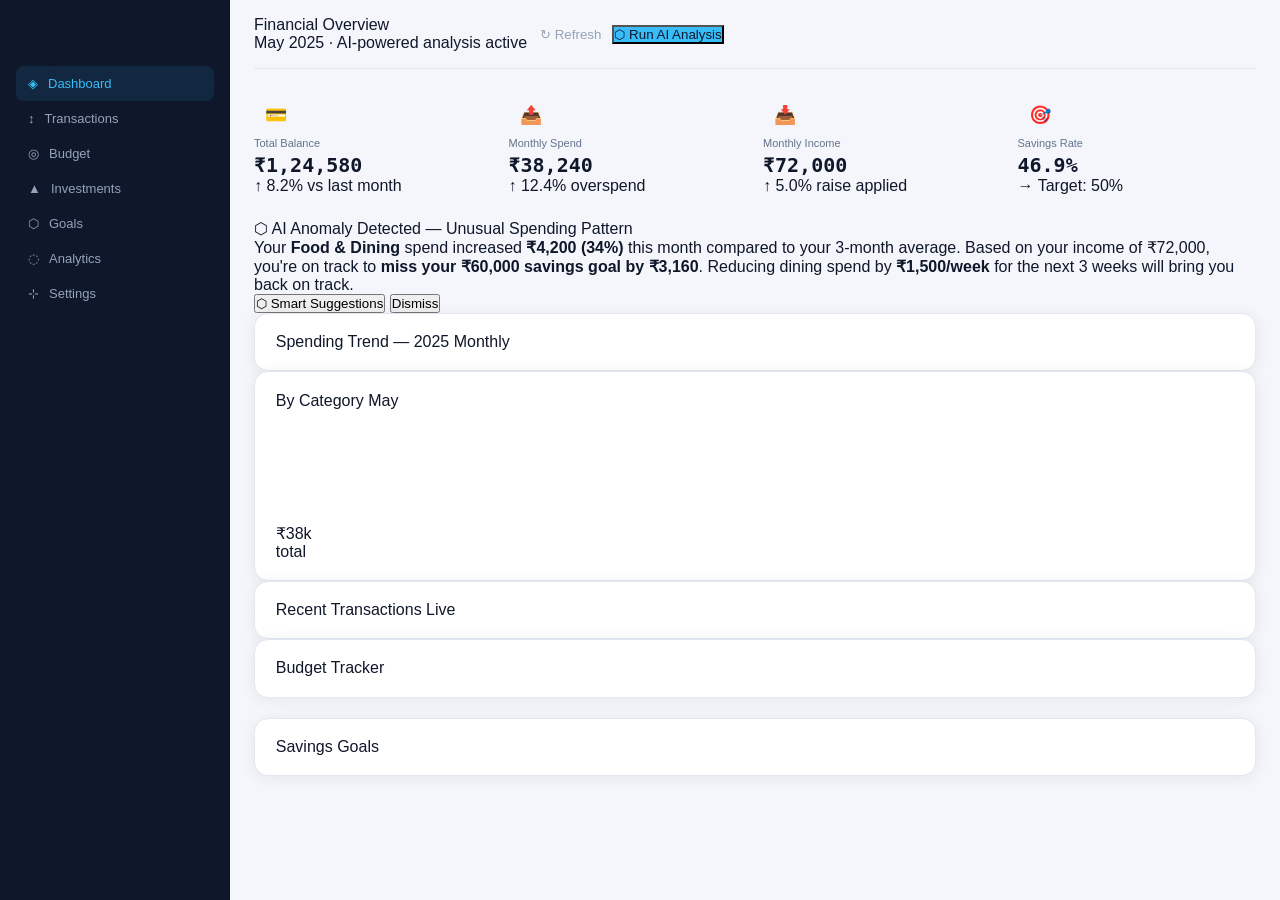
<file: index (3).html>
<!DOCTYPE html>
<html lang="en">
<head>
<meta charset="UTF-8">
<meta name="viewport" content="width=device-width, initial-scale=1.0">
<title>NeuralSpend — AI Finance Intelligence</title>
<link href="https://fonts.googleapis.com/css2?family=Syne:wght@400;600;700;800&family=DM+Mono:wght@300;400;500&display=swap" rel="stylesheet">
<link rel="stylesheet" href="style.css">
</head>
<body>
<div class="app">

  <!-- Sidebar -->
  <aside class="sidebar">
    <div class="logo">
      Neural<span>Spend</span>
      <sub>v2.4 · AI Finance Intelligence</sub>
    </div>
    <nav class="nav">
      <div class="nav-item active"><span class="nav-icon">◈</span> Dashboard</div>
      <div class="nav-item"><span class="nav-icon">↕</span> Transactions</div>
      <div class="nav-item"><span class="nav-icon">◎</span> Budget</div>
      <div class="nav-item"><span class="nav-icon">▲</span> Investments</div>
      <div class="nav-item"><span class="nav-icon">⬡</span> Goals</div>
      <div class="nav-item"><span class="nav-icon">◌</span> Analytics</div>
      <div class="nav-item"><span class="nav-icon">⊹</span> Settings</div>
    </nav>
    <div class="ai-badge">
      <div class="label">⬡ AI Engine</div>
      <div class="status"><div class="pulse"></div>Model active · 3 insights</div>
    </div>
  </aside>

  <!-- Main -->
  <main class="main">

    <!-- Topbar -->
    <div class="topbar">
      <div>
        <div class="page-title">Financial <span>Overview</span></div>
        <div class="page-sub">May 2025 · AI-powered analysis active</div>
      </div>
      <div class="topbar-right">
        <button class="btn btn-ghost" onclick="refreshData()">↻ Refresh</button>
        <button class="btn btn-primary" onclick="runAI()">⬡ Run AI Analysis</button>
      </div>
    </div>

    <!-- KPI Cards -->
    <div class="kpi-grid">
      <div class="kpi">
        <div class="kpi-icon">💳</div>
        <div class="kpi-label">Total Balance</div>
        <div class="kpi-value" id="kv1">₹1,24,580</div>
        <div class="kpi-delta up">↑ 8.2% vs last month</div>
      </div>
      <div class="kpi">
        <div class="kpi-icon">📤</div>
        <div class="kpi-label">Monthly Spend</div>
        <div class="kpi-value" id="kv2">₹38,240</div>
        <div class="kpi-delta down">↑ 12.4% overspend</div>
      </div>
      <div class="kpi">
        <div class="kpi-icon">📥</div>
        <div class="kpi-label">Monthly Income</div>
        <div class="kpi-value" id="kv3">₹72,000</div>
        <div class="kpi-delta up">↑ 5.0% raise applied</div>
      </div>
      <div class="kpi">
        <div class="kpi-icon">🎯</div>
        <div class="kpi-label">Savings Rate</div>
        <div class="kpi-value" id="kv4">46.9%</div>
        <div class="kpi-delta neutral">→ Target: 50%</div>
      </div>
    </div>

    <!-- AI Insight Banner -->
    <div class="ai-insight">
      <div class="ai-header">
        <span class="ai-chip">⬡ AI</span>
        <span class="ai-title">Anomaly Detected — Unusual Spending Pattern</span>
      </div>
      <div class="ai-text" id="ai-msg">
        Your <strong>Food &amp; Dining</strong> spend increased <strong>₹4,200 (34%)</strong> this month compared to your 3-month average.
        Based on your income of ₹72,000, you're on track to <strong>miss your ₹60,000 savings goal by ₹3,160</strong>.
        Reducing dining spend by <strong>₹1,500/week</strong> for the next 3 weeks will bring you back on track.
      </div>
      <div class="ai-actions">
        <button class="ai-btn ai-btn-p" onclick="smartSuggest()">⬡ Smart Suggestions</button>
        <button class="ai-btn ai-btn-s">Dismiss</button>
      </div>
    </div>

    <!-- Charts row -->
    <div class="grid-3">

      <!-- Spending Trend -->
      <div class="card" style="animation-delay:0.25s">
        <div class="card-title">
          Spending Trend — 2025
          <span class="tag">Monthly</span>
        </div>
        <div class="chart-bars" id="trend-chart"></div>
      </div>

      <!-- Category Donut -->
      <div class="card" style="animation-delay:0.3s">
        <div class="card-title">By Category <span class="tag">May</span></div>
        <div class="donut-wrap">
          <div class="donut">
            <svg width="110" height="110" viewBox="0 0 110 110">
              <circle cx="55" cy="55" r="40" fill="none" stroke="var(--surface2)" stroke-width="12"/>
              <g id="donut-segs"></g>
            </svg>
            <div class="donut-center">
              <div class="dv">₹38k</div>
              <div class="dl">total</div>
            </div>
          </div>
          <div class="donut-legend" id="donut-legend"></div>
        </div>
      </div>
    </div>

    <!-- Bottom row -->
    <div class="grid-2">

      <!-- Recent Transactions -->
      <div class="card" style="animation-delay:0.35s">
        <div class="card-title">Recent Transactions <span class="tag">Live</span></div>
        <div id="txn-list"></div>
      </div>

      <!-- Budget + Goals -->
      <div>
        <div class="card" style="margin-bottom:20px; animation-delay:0.4s">
          <div class="card-title">Budget Tracker</div>
          <div id="budget-list"></div>
        </div>
        <div class="card" style="animation-delay:0.45s">
          <div class="card-title">Savings Goals</div>
          <div id="goals-list"></div>
        </div>
      </div>
    </div>

  </main>
</div>

<script src="script.js"></script>
</body>
</html>
</file>
<file: style.css>
/* ===== RESET & BASE ===== */
*, *::before, *::after { box-sizing: border-box; margin: 0; padding: 0; }

:root {
  --bg: #f4f6fb;
  --surface: #ffffff;
  --sidebar-bg: #0f172a;
  --sidebar-text: #94a3b8;
  --sidebar-active: #38bdf8;
  --sidebar-active-bg: rgba(56,189,248,0.1);
  --primary: #3b82f6;
  --primary-dark: #2563eb;
  --accent: #38bdf8;
  --text: #0f172a;
  --text-muted: #64748b;
  --border: #e2e8f0;
  --card: #ffffff;
  --danger: #ef4444;
  --success: #22c55e;
  --warning: #f59e0b;
  --purple: #8b5cf6;
  --radius: 14px;
  --radius-sm: 8px;
  --shadow: 0 2px 16px rgba(15,23,42,0.07);
  --transition: 0.2s ease;
}

body.dark {
  --bg: #0f172a;
  --surface: #1e293b;
  --sidebar-bg: #020617;
  --text: #f1f5f9;
  --text-muted: #94a3b8;
  --border: #334155;
  --card: #1e293b;
  --shadow: 0 2px 16px rgba(0,0,0,0.3);
}

body {
  font-family: 'Sora', sans-serif;
  background: var(--bg);
  color: var(--text);
  display: flex;
  min-height: 100vh;
  transition: background var(--transition), color var(--transition);
}

/* ===== SIDEBAR ===== */
.sidebar {
  width: 230px;
  min-height: 100vh;
  background: var(--sidebar-bg);
  display: flex;
  flex-direction: column;
  padding: 1.5rem 1rem;
  position: fixed;
  top: 0; left: 0; bottom: 0;
  z-index: 100;
  transition: transform var(--transition);
}

.sidebar-logo {
  display: flex;
  align-items: center;
  gap: 10px;
  margin-bottom: 2rem;
  padding: 0 0.5rem;
}

.logo-icon {
  width: 36px; height: 36px;
  background: linear-gradient(135deg, #3b82f6, #38bdf8);
  border-radius: 10px;
  display: flex; align-items: center; justify-content: center;
  font-size: 18px; color: #fff;
}

.logo-title { color: #f1f5f9; font-size: 15px; font-weight: 600; }
.logo-sub { color: #64748b; font-size: 10px; }

.sidebar-nav { display: flex; flex-direction: column; gap: 4px; flex: 1; }

.nav-item {
  display: flex; align-items: center; gap: 10px;
  padding: 10px 12px;
  border-radius: var(--radius-sm);
  color: var(--sidebar-text);
  font-size: 13px; font-weight: 500;
  cursor: pointer;
  text-decoration: none;
  transition: all var(--transition);
  user-select: none;
}

.nav-item:hover { background: rgba(255,255,255,0.06); color: #e2e8f0; }
.nav-item.active { background: var(--sidebar-active-bg); color: var(--sidebar-active); }
.nav-item i { width: 16px; text-align: center; }

.sidebar-ai-badge {
  display: flex; align-items: center; gap: 8px;
  background: rgba(56,189,248,0.08);
  border: 1px solid rgba(56,189,248,0.2);
  border-radius: var(--radius-sm);
  padding: 10px 12px;
  font-size: 12px; color: #94a3b8;
  margin-top: auto;
}

.ai-dot {
  width: 8px; height: 8px;
  background: var(--success);
  border-radius: 50%;
  animation: pulse 2s infinite;
}

@keyframes pulse {
  0%,100% { opacity: 1; }
  50% { opacity: 0.4; }
}

/* ===== MAIN ===== */
.main {
  margin-left: 230px;
  flex: 1;
  display: flex;
  flex-direction: column;
  min-height: 100vh;
  padding: 0 1.5rem 2rem;
  transition: margin var(--transition);
}

/* ===== TOPBAR ===== */
.topbar {
  display: flex;
  align-items: center;
  gap: 12px;
  padding: 1rem 0;
  border-bottom: 1px solid var(--border);
  margin-bottom: 1.5rem;
  position: sticky; top: 0;
  background: var(--bg);
  z-index: 50;
  transition: background var(--transition);
}

.topbar-title { font-size: 18px; font-weight: 600; flex: 1; }
.topbar-right { display: flex; align-items: center; gap: 10px; }

.month-badge {
  font-size: 11px;
  background: rgba(59,130,246,0.1);
  color: var(--primary);
  padding: 4px 10px;
  border-radius: 20px;
  font-weight: 500;
}

.hamburger {
  display: none;
  background: none; border: none;
  font-size: 18px; color: var(--text);
  cursor: pointer; padding: 4px;
}

.btn-icon {
  width: 34px; height: 34px;
  border-radius: 50%;
  background: var(--surface);
  border: 1px solid var(--border);
  display: flex; align-items: center; justify-content: center;
  cursor: pointer;
  color: var(--text-muted);
  transition: all var(--transition);
  position: relative;
}

.btn-icon:hover { background: var(--border); color: var(--text); }

.notif-dot {
  position: absolute;
  top: 6px; right: 6px;
  width: 7px; height: 7px;
  background: var(--danger);
  border-radius: 50%;
  border: 1.5px solid var(--bg);
}

.avatar {
  width: 34px; height: 34px;
  border-radius: 50%;
  background: linear-gradient(135deg, #3b82f6, #8b5cf6);
  color: #fff;
  display: flex; align-items: center; justify-content: center;
  font-size: 12px; font-weight: 600;
  cursor: pointer;
}

/* ===== TABS ===== */
.tab-content { display: none; }
.tab-content.active { display: block; animation: fadeIn 0.3s ease; }

@keyframes fadeIn {
  from { opacity: 0; transform: translateY(8px); }
  to { opacity: 1; transform: translateY(0); }
}

/* ===== AI BANNER ===== */
.ai-banner {
  background: linear-gradient(135deg, #1e3a5f, #1e3a5f);
  border: 1px solid rgba(56,189,248,0.3);
  border-radius: var(--radius);
  padding: 1.1rem 1.3rem;
  display: flex; align-items: flex-start; justify-content: space-between; gap: 1rem;
  margin-bottom: 1.5rem;
  flex-wrap: wrap;
}

body.dark .ai-banner { background: #0f2744; }

.ai-banner-left {
  display: flex; align-items: flex-start; gap: 12px; flex: 1;
}

.ai-icon {
  font-size: 22px; color: var(--accent);
  margin-top: 2px; flex-shrink: 0;
}

.ai-banner-left strong { color: var(--accent); font-size: 13px; display: block; margin-bottom: 4px; }
.ai-banner-left p { color: #94a3b8; font-size: 12px; line-height: 1.5; }

.ai-banner-actions { display: flex; gap: 8px; align-items: center; flex-shrink: 0; }

/* ===== KPI CARDS ===== */
.kpi-grid {
  display: grid;
  grid-template-columns: repeat(auto-fit, minmax(200px, 1fr));
  gap: 1rem;
  margin-bottom: 1.5rem;
}

.kpi-card {
  background: var(--card);
  border-radius: var(--radius);
  padding: 1.2rem 1.3rem;
  border: 1px solid var(--border);
  display: flex; align-items: center; gap: 14px;
  cursor: pointer;
  transition: all var(--transition);
  box-shadow: var(--shadow);
}

.kpi-card:hover {
  transform: translateY(-3px);
  box-shadow: 0 8px 24px rgba(15,23,42,0.12);
  border-color: var(--primary);
}

.kpi-icon {
  width: 44px; height: 44px;
  border-radius: 12px;
  display: flex; align-items: center; justify-content: center;
  font-size: 18px; flex-shrink: 0;
}

.kpi-blue { background: rgba(59,130,246,0.1); color: var(--primary); }
.kpi-red { background: rgba(239,68,68,0.1); color: var(--danger); }
.kpi-green { background: rgba(34,197,94,0.1); color: var(--success); }
.kpi-purple { background: rgba(139,92,246,0.1); color: var(--purple); }

.kpi-label { font-size: 11px; color: var(--text-muted); font-weight: 500; margin-bottom: 4px; }
.kpi-value { font-size: 20px; font-weight: 700; font-family: 'JetBrains Mono', monospace; }
.kpi-change { font-size: 11px; margin-top: 4px; display: flex; align-items: center; gap: 4px; }
.kpi-change.positive { color: var(--success); }
.kpi-change.negative { color: var(--danger); }
.kpi-change.neutral { color: var(--text-muted); }

/* ===== CARDS ===== */
.dash-grid {
  display: grid;
  grid-template-columns: 1fr 1fr;
  gap: 1rem;
  margin-bottom: 1.5rem;
}

@media(max-width: 768px) {
  .dash-grid { grid-template-columns: 1fr; }
}

.card {
  background: var(--card);
  border-radius: var(--radius);
  padding: 1.2rem 1.3rem;
  border: 1px solid var(--border);
  box-shadow: var(--shadow);
  transition: background var(--transition), border var(--transition);
}

.card-header {
  display: flex; align-items: center; justify-content: space-between;
  margin-bottom: 1rem;
  font-size: 13px; font-weight: 600;
  flex-wrap: wrap; gap: 8px;
}

.card-header-actions { display: flex; gap: 6px; align-items: center; flex-wrap: wrap; }

/* ===== BUTTONS ===== */
.btn-small {
  padding: 7px 14px;
  border-radius: var(--radius-sm);
  font-size: 12px; font-weight: 500;
  cursor: pointer; border: none;
  transition: all var(--transition);
}

.btn-primary {
  background: var(--accent);
  color: #0f172a;
}
.btn-primary:hover { background: #7dd3fc; }

.btn-ghost {
  background: rgba(255,255,255,0.08);
  color: #94a3b8;
  border: 1px solid rgba(255,255,255,0.1);
}
.btn-ghost:hover { background: rgba(255,255,255,0.15); }

.btn-xs {
  padding: 4px 10px;
  border-radius: 6px;
  font-size: 11px; font-weight: 500;
  cursor: pointer;
  background: none;
  border: 1px solid var(--border);
  color: var(--text-muted);
  transition: all var(--transition);
}
.btn-xs:hover, .btn-xs.active {
  background: var(--primary);
  color: #fff;
  border-color: var(--primary);
}

.btn-link {
  background: none; border: none;
  color: var(--primary); font-size: 12px;
  cursor: pointer; font-weight: 500;
  transition: color var(--transition);
}
.btn-link:hover { color: var(--primary-dark); }

.btn-primary-lg {
  background: var(--primary);
  color: #fff;
  border: none;
  padding: 10px 20px;
  border-radius: var(--radius-sm);
  font-size: 13px; font-weight: 600;
  cursor: pointer;
  transition: all var(--transition);
  display: inline-flex; align-items: center; gap: 6px;
}
.btn-primary-lg:hover { background: var(--primary-dark); transform: translateY(-1px); }

.badge-teal {
  background: rgba(56,189,248,0.1);
  color: var(--accent);
  padding: 3px 10px;
  border-radius: 20px;
  font-size: 11px; font-weight: 500;
}

/* ===== TRANSACTIONS ===== */
.txn-row {
  display: flex; align-items: center; gap: 12px;
  padding: 10px 8px;
  border-radius: var(--radius-sm);
  cursor: pointer;
  transition: background var(--transition);
  border-bottom: 1px solid var(--border);
}
.txn-row:last-child { border-bottom: none; }
.txn-row:hover { background: var(--bg); }

.txn-emoji {
  width: 36px; height: 36px;
  border-radius: 10px;
  display: flex; align-items: center; justify-content: center;
  font-size: 18px; flex-shrink: 0;
}

.txn-info { flex: 1; min-width: 0; }
.txn-name { font-size: 13px; font-weight: 500; }
.txn-cat { font-size: 11px; color: var(--text-muted); }
.txn-date { font-size: 11px; color: var(--text-muted); text-align: right; }
.txn-amount { font-size: 13px; font-weight: 600; font-family: 'JetBrains Mono', monospace; }
.txn-amount.credit { color: var(--success); }
.txn-amount.debit { color: var(--danger); }

.search-input {
  padding: 6px 12px;
  border-radius: var(--radius-sm);
  border: 1px solid var(--border);
  background: var(--bg);
  color: var(--text);
  font-size: 12px; font-family: 'Sora', sans-serif;
  outline: none;
  transition: border var(--transition);
  width: 160px;
}
.search-input:focus { border-color: var(--primary); }

.select-input {
  padding: 6px 10px;
  border-radius: var(--radius-sm);
  border: 1px solid var(--border);
  background: var(--bg);
  color: var(--text);
  font-size: 12px; font-family: 'Sora', sans-serif;
  outline: none; cursor: pointer;
  transition: border var(--transition);
}
.select-input:focus { border-color: var(--primary); }

/* ===== BUDGET BARS ===== */
.budget-item {
  margin-bottom: 14px;
  cursor: pointer;
  padding: 8px;
  border-radius: var(--radius-sm);
  transition: background var(--transition);
}
.budget-item:hover { background: var(--bg); }

.budget-top {
  display: flex; justify-content: space-between;
  font-size: 12px; margin-bottom: 6px; font-weight: 500;
}

.budget-bar {
  height: 7px;
  background: var(--border);
  border-radius: 4px; overflow: hidden;
}

.budget-fill {
  height: 100%; border-radius: 4px;
  transition: width 0.8s cubic-bezier(0.4,0,0.2,1);
}

/* ===== GOALS ===== */
.goals-grid {
  display: grid;
  grid-template-columns: repeat(auto-fit, minmax(240px, 1fr));
  gap: 1rem;
}

.goal-card {
  background: var(--card);
  border: 1px solid var(--border);
  border-radius: var(--radius);
  padding: 1.3rem;
  cursor: pointer;
  transition: all var(--transition);
  box-shadow: var(--shadow);
}
.goal-card:hover {
  transform: translateY(-3px);
  border-color: var(--primary);
  box-shadow: 0 8px 24px rgba(59,130,246,0.12);
}

.goal-header { display: flex; justify-content: space-between; align-items: center; margin-bottom: 12px; }
.goal-name { font-size: 14px; font-weight: 600; }
.goal-pct {
  font-size: 13px; font-weight: 700;
  font-family: 'JetBrains Mono', monospace;
  color: var(--primary);
}

.goal-bar { height: 6px; background: var(--border); border-radius: 4px; overflow: hidden; margin-bottom: 10px; }
.goal-fill { height: 100%; border-radius: 4px; transition: width 1s ease; }

.goal-amounts { display: flex; justify-content: space-between; font-size: 12px; color: var(--text-muted); }
.goal-amounts strong { color: var(--text); font-weight: 600; }

/* ===== SUGGESTIONS ===== */
.suggestion-item {
  display: flex; align-items: flex-start; gap: 12px;
  padding: 12px;
  border-radius: var(--radius-sm);
  border: 1px solid var(--border);
  margin-bottom: 10px;
  cursor: pointer;
  transition: all var(--transition);
}
.suggestion-item:hover { background: var(--bg); border-color: var(--primary); }
.suggestion-icon {
  width: 36px; height: 36px;
  border-radius: 10px;
  display: flex; align-items: center; justify-content: center;
  font-size: 16px; flex-shrink: 0;
}
.suggestion-text strong { font-size: 13px; display: block; margin-bottom: 2px; }
.suggestion-text span { font-size: 12px; color: var(--text-muted); }
.suggestion-tag {
  margin-left: auto; flex-shrink: 0;
  font-size: 10px; font-weight: 600;
  padding: 3px 8px; border-radius: 20px;
  background: rgba(239,68,68,0.1); color: var(--danger);
}
.suggestion-tag.low { background: rgba(34,197,94,0.1); color: var(--success); }
.suggestion-tag.med { background: rgba(245,158,11,0.1); color: var(--warning); }

/* ===== SETTINGS ===== */
.settings-grid {
  display: grid;
  grid-template-columns: 1fr 1fr;
  gap: 1rem;
}
@media(max-width: 768px) { .settings-grid { grid-template-columns: 1fr; } }

.profile-section {
  display: flex; align-items: center; gap: 14px;
  margin-bottom: 1.2rem;
}
.profile-avatar {
  width: 56px; height: 56px;
  border-radius: 50%;
  background: linear-gradient(135deg, #3b82f6, #8b5cf6);
  color: #fff;
  display: flex; align-items: center; justify-content: center;
  font-size: 18px; font-weight: 700; flex-shrink: 0;
}
.profile-name { font-size: 15px; font-weight: 600; margin-bottom: 3px; }
.profile-company { font-size: 12px; color: var(--primary); display: flex; align-items: center; gap: 5px; }
.profile-role { font-size: 11px; color: var(--text-muted); margin-top: 2px; }

.field-row { display: flex; flex-direction: column; gap: 4px; margin-bottom: 12px; }
.field-row label { font-size: 11px; font-weight: 500; color: var(--text-muted); }
.field-input {
  padding: 8px 12px;
  border-radius: var(--radius-sm);
  border: 1px solid var(--border);
  background: var(--bg);
  color: var(--text);
  font-size: 13px; font-family: 'Sora', sans-serif;
  outline: none;
  transition: border var(--transition);
  width: 100%;
}
.field-input:focus { border-color: var(--primary); }

.pref-list { display: flex; flex-direction: column; gap: 4px; }
.pref-row {
  display: flex; align-items: center; justify-content: space-between;
  padding: 12px 0;
  border-bottom: 1px solid var(--border);
}
.pref-row:last-child { border-bottom: none; }
.pref-title { font-size: 13px; font-weight: 500; }
.pref-sub { font-size: 11px; color: var(--text-muted); margin-top: 2px; }

/* Toggle switch */
.toggle { position: relative; display: inline-block; width: 40px; height: 22px; }
.toggle input { opacity: 0; width: 0; height: 0; }
.slider {
  position: absolute; inset: 0;
  background: var(--border);
  border-radius: 22px;
  cursor: pointer;
  transition: background var(--transition);
}
.slider:before {
  content: '';
  position: absolute;
  width: 16px; height: 16px;
  left: 3px; top: 3px;
  background: #fff;
  border-radius: 50%;
  transition: transform var(--transition);
}
.toggle input:checked + .slider { background: var(--primary); }
.toggle input:checked + .slider:before { transform: translateX(18px); }

/* ===== MODAL ===== */
.modal-overlay {
  position: fixed; inset: 0;
  background: rgba(0,0,0,0.45);
  z-index: 200;
  display: none; align-items: center; justify-content: center;
  backdrop-filter: blur(4px);
}
.modal-overlay.open { display: flex; }

.modal-box {
  background: var(--card);
  border-radius: var(--radius);
  padding: 1.5rem;
  width: 90%; max-width: 420px;
  border: 1px solid var(--border);
  box-shadow: 0 20px 60px rgba(0,0,0,0.2);
  animation: popIn 0.2s ease;
}

@keyframes popIn {
  from { opacity: 0; transform: scale(0.94); }
  to { opacity: 1; transform: scale(1); }
}

.modal-header {
  display: flex; justify-content: space-between; align-items: center;
  margin-bottom: 1rem;
  font-size: 15px; font-weight: 600;
}
.modal-header button {
  background: none; border: none;
  color: var(--text-muted); font-size: 16px; cursor: pointer;
  transition: color var(--transition);
}
.modal-header button:hover { color: var(--danger); }

#modal-body {
  font-size: 13px; line-height: 1.7;
  color: var(--text-muted);
}
#modal-body strong { color: var(--text); }

/* ===== TOAST ===== */
.toast {
  position: fixed;
  bottom: 24px; right: 24px;
  background: #1e293b;
  color: #f1f5f9;
  padding: 12px 20px;
  border-radius: var(--radius-sm);
  font-size: 13px;
  z-index: 300;
  opacity: 0;
  transform: translateY(12px);
  transition: all 0.3s ease;
  pointer-events: none;
  max-width: 320px;
  border-left: 3px solid var(--accent);
}
.toast.show { opacity: 1; transform: translateY(0); }

/* ===== NOTIFICATION PANEL ===== */
.notif-panel {
  position: fixed;
  top: 0; right: -340px;
  width: 320px; height: 100vh;
  background: var(--card);
  border-left: 1px solid var(--border);
  z-index: 150;
  padding: 1.5rem 1rem;
  transition: right 0.3s ease;
  overflow-y: auto;
  box-shadow: -4px 0 20px rgba(0,0,0,0.1);
}
.notif-panel.open { right: 0; }

.notif-header {
  display: flex; justify-content: space-between; align-items: center;
  font-size: 15px; font-weight: 600;
  margin-bottom: 1.2rem;
}
.notif-header button {
  background: none; border: none;
  color: var(--text-muted); font-size: 16px; cursor: pointer;
}

.notif-item {
  display: flex; align-items: flex-start; gap: 10px;
  padding: 10px;
  border-radius: var(--radius-sm);
  margin-bottom: 8px;
  font-size: 12px;
  cursor: pointer;
  transition: background var(--transition);
  border: 1px solid var(--border);
}
.notif-item:hover { background: var(--bg); }
.notif-item.unread { border-left: 3px solid var(--primary); background: rgba(59,130,246,0.04); }

.notif-icon {
  width: 32px; height: 32px;
  border-radius: 8px;
  display: flex; align-items: center; justify-content: center;
  font-size: 14px; flex-shrink: 0;
}
.notif-icon.red { background: rgba(239,68,68,0.1); color: var(--danger); }
.notif-icon.green { background: rgba(34,197,94,0.1); color: var(--success); }
.notif-icon.blue { background: rgba(59,130,246,0.1); color: var(--primary); }
.notif-icon.purple { background: rgba(139,92,246,0.1); color: var(--purple); }

.notif-item strong { display: block; margin-bottom: 2px; color: var(--text); font-size: 12px; }

/* ===== RESPONSIVE ===== */
@media(max-width: 768px) {
  .sidebar { transform: translateX(-100%); }
  .sidebar.open { transform: translateX(0); }
  .main { margin-left: 0; padding: 0 1rem 2rem; }
  .hamburger { display: flex; }
  .month-badge { display: none; }
  .kpi-grid { grid-template-columns: 1fr 1fr; }
  .search-input { width: 110px; }
}

@media(max-width: 480px) {
  .kpi-grid { grid-template-columns: 1fr; }
}
</file>
